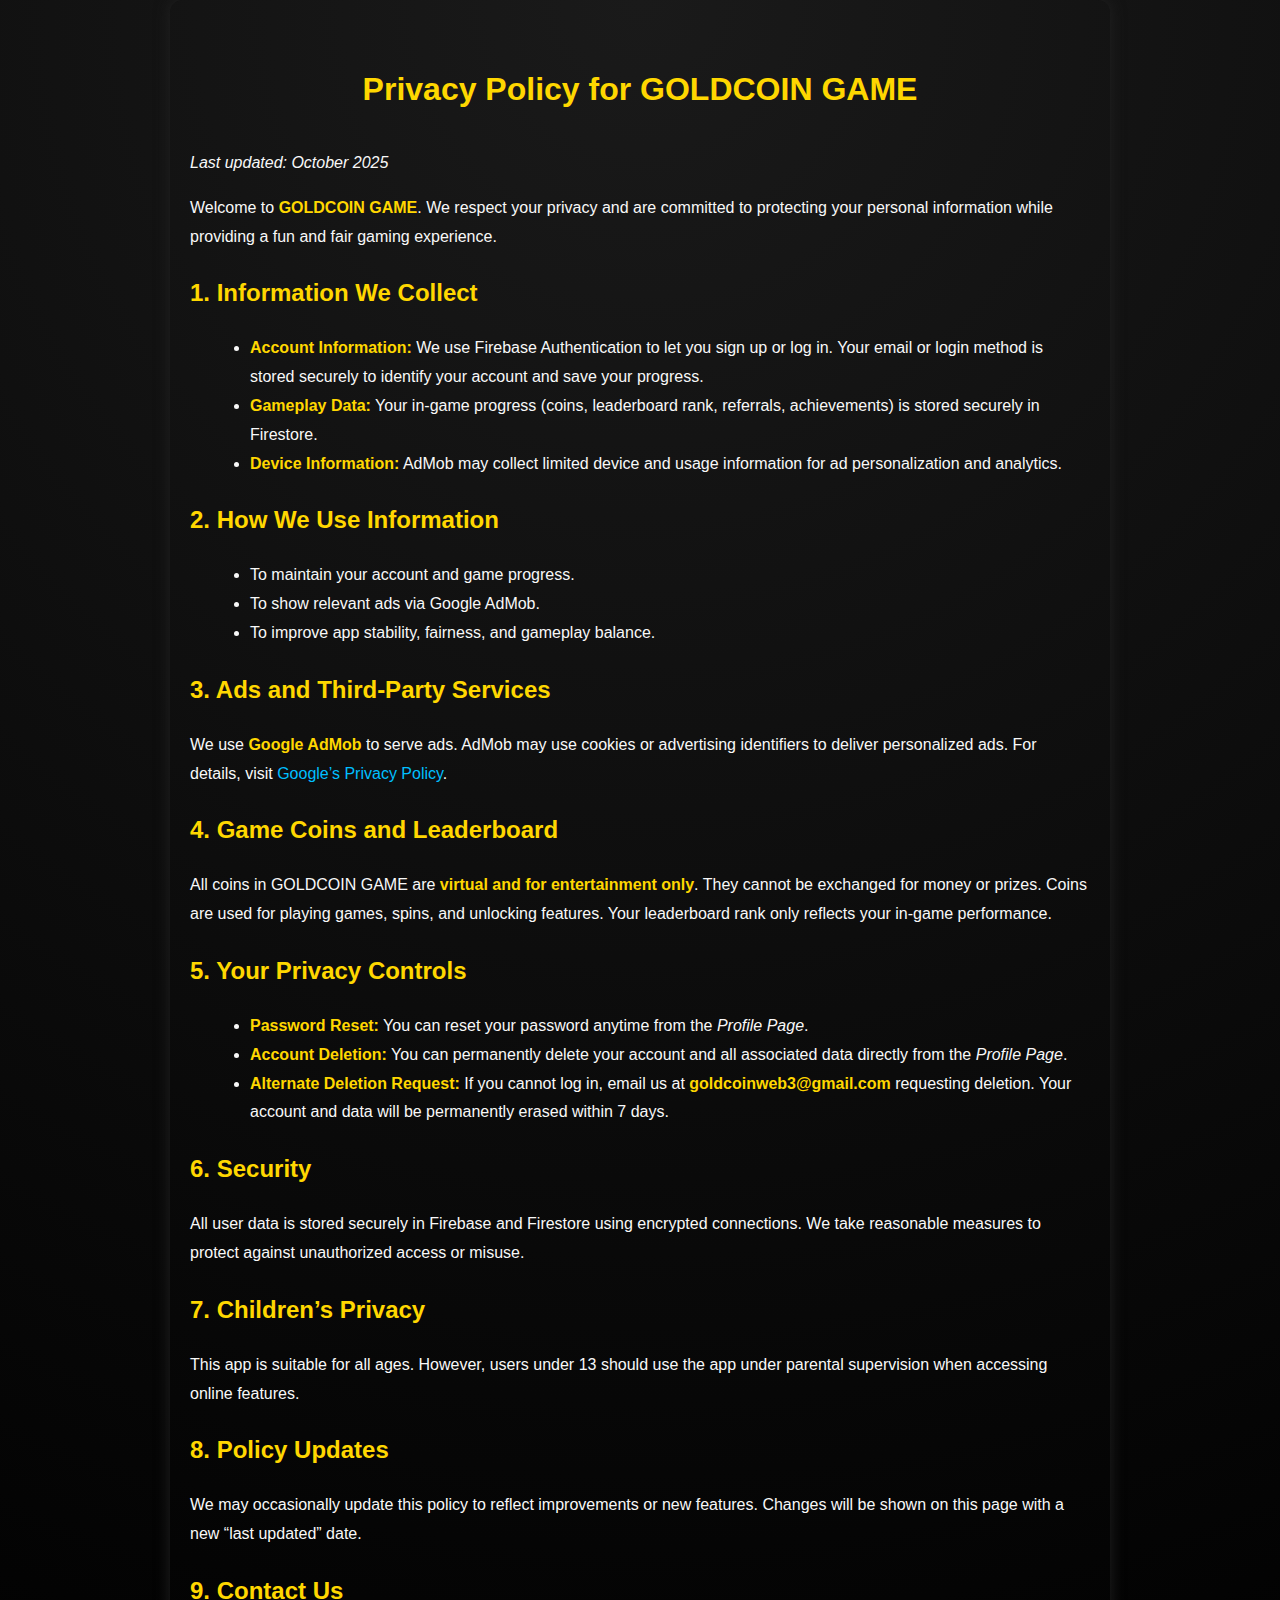
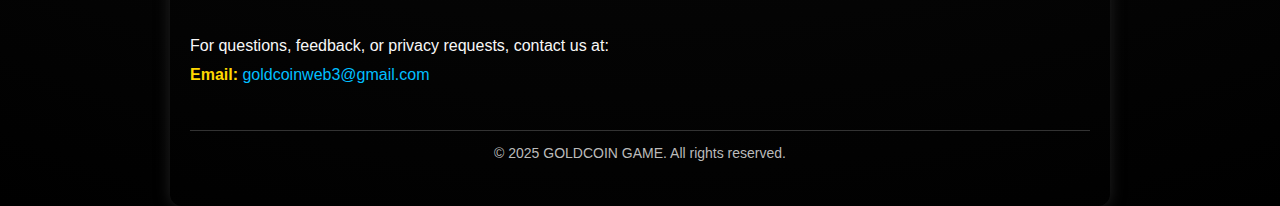
<file: public/privacypolicy.html>
<!DOCTYPE html>
<html lang="en">
<head>
  <meta charset="UTF-8">
  <meta name="viewport" content="width=device-width, initial-scale=1.0">
  <title>Privacy Policy - GOLDCOIN GAME</title>
  <style>
    body {
      font-family: 'Segoe UI', Arial, sans-serif;
      background: radial-gradient(circle at top, #1a1a1a, #000);
      color: #f8f8f8;
      padding: 40px 20px;
      line-height: 1.8;
      max-width: 900px;
      margin: auto;
      box-shadow: 0 0 15px #222;
      border-radius: 12px;
    }
    h1, h2 {
      color: #FFD700;
      text-align: left;
    }
    h1 {
      text-align: center;
      margin-bottom: 30px;
    }
    ul { margin-left: 20px; }
    a { color: #00BFFF; text-decoration: none; }
    a:hover { text-decoration: underline; }
    strong { color: #FFD700; }
    footer {
      text-align: center;
      margin-top: 40px;
      border-top: 1px solid #333;
      padding-top: 10px;
      color: #bbb;
      font-size: 14px;
    }
  </style>
</head>
<body>

<h1>Privacy Policy for GOLDCOIN GAME</h1>
<p><em>Last updated: October 2025</em></p>

<p>Welcome to <strong>GOLDCOIN GAME</strong>. We respect your privacy and are committed to protecting your personal information while providing a fun and fair gaming experience.</p>

<h2>1. Information We Collect</h2>
<ul>
  <li><strong>Account Information:</strong> We use Firebase Authentication to let you sign up or log in. Your email or login method is stored securely to identify your account and save your progress.</li>
  <li><strong>Gameplay Data:</strong> Your in-game progress (coins, leaderboard rank, referrals, achievements) is stored securely in Firestore.</li>
  <li><strong>Device Information:</strong> AdMob may collect limited device and usage information for ad personalization and analytics.</li>
</ul>

<h2>2. How We Use Information</h2>
<ul>
  <li>To maintain your account and game progress.</li>
  <li>To show relevant ads via Google AdMob.</li>
  <li>To improve app stability, fairness, and gameplay balance.</li>
</ul>

<h2>3. Ads and Third-Party Services</h2>
<p>We use <strong>Google AdMob</strong> to serve ads. AdMob may use cookies or advertising identifiers to deliver personalized ads. For details, visit <a href="https://policies.google.com/privacy">Google’s Privacy Policy</a>.</p>

<h2>4. Game Coins and Leaderboard</h2>
<p>All coins in GOLDCOIN GAME are <strong>virtual and for entertainment only</strong>. They cannot be exchanged for money or prizes. Coins are used for playing games, spins, and unlocking features. Your leaderboard rank only reflects your in-game performance.</p>

<h2>5. Your Privacy Controls</h2>
<ul>
  <li><strong>Password Reset:</strong> You can reset your password anytime from the <em>Profile Page</em>.</li>
  <li><strong>Account Deletion:</strong> You can permanently delete your account and all associated data directly from the <em>Profile Page</em>.</li>
  <li><strong>Alternate Deletion Request:</strong> If you cannot log in, email us at <strong>goldcoinweb3@gmail.com</strong> requesting deletion. Your account and data will be permanently erased within 7 days.</li>
</ul>

<h2>6. Security</h2>
<p>All user data is stored securely in Firebase and Firestore using encrypted connections. We take reasonable measures to protect against unauthorized access or misuse.</p>

<h2>7. Children’s Privacy</h2>
<p>This app is suitable for all ages. However, users under 13 should use the app under parental supervision when accessing online features.</p>

<h2>8. Policy Updates</h2>
<p>We may occasionally update this policy to reflect improvements or new features. Changes will be shown on this page with a new “last updated” date.</p>

<h2>9. Contact Us</h2>
<p>For questions, feedback, or privacy requests, contact us at:<br>
<strong>Email:</strong> <a href="mailto:goldcoinweb3@gmail.com">goldcoinweb3@gmail.com</a></p>

<footer>© 2025 GOLDCOIN GAME. All rights reserved.</footer>

</body>
</html>
</file>
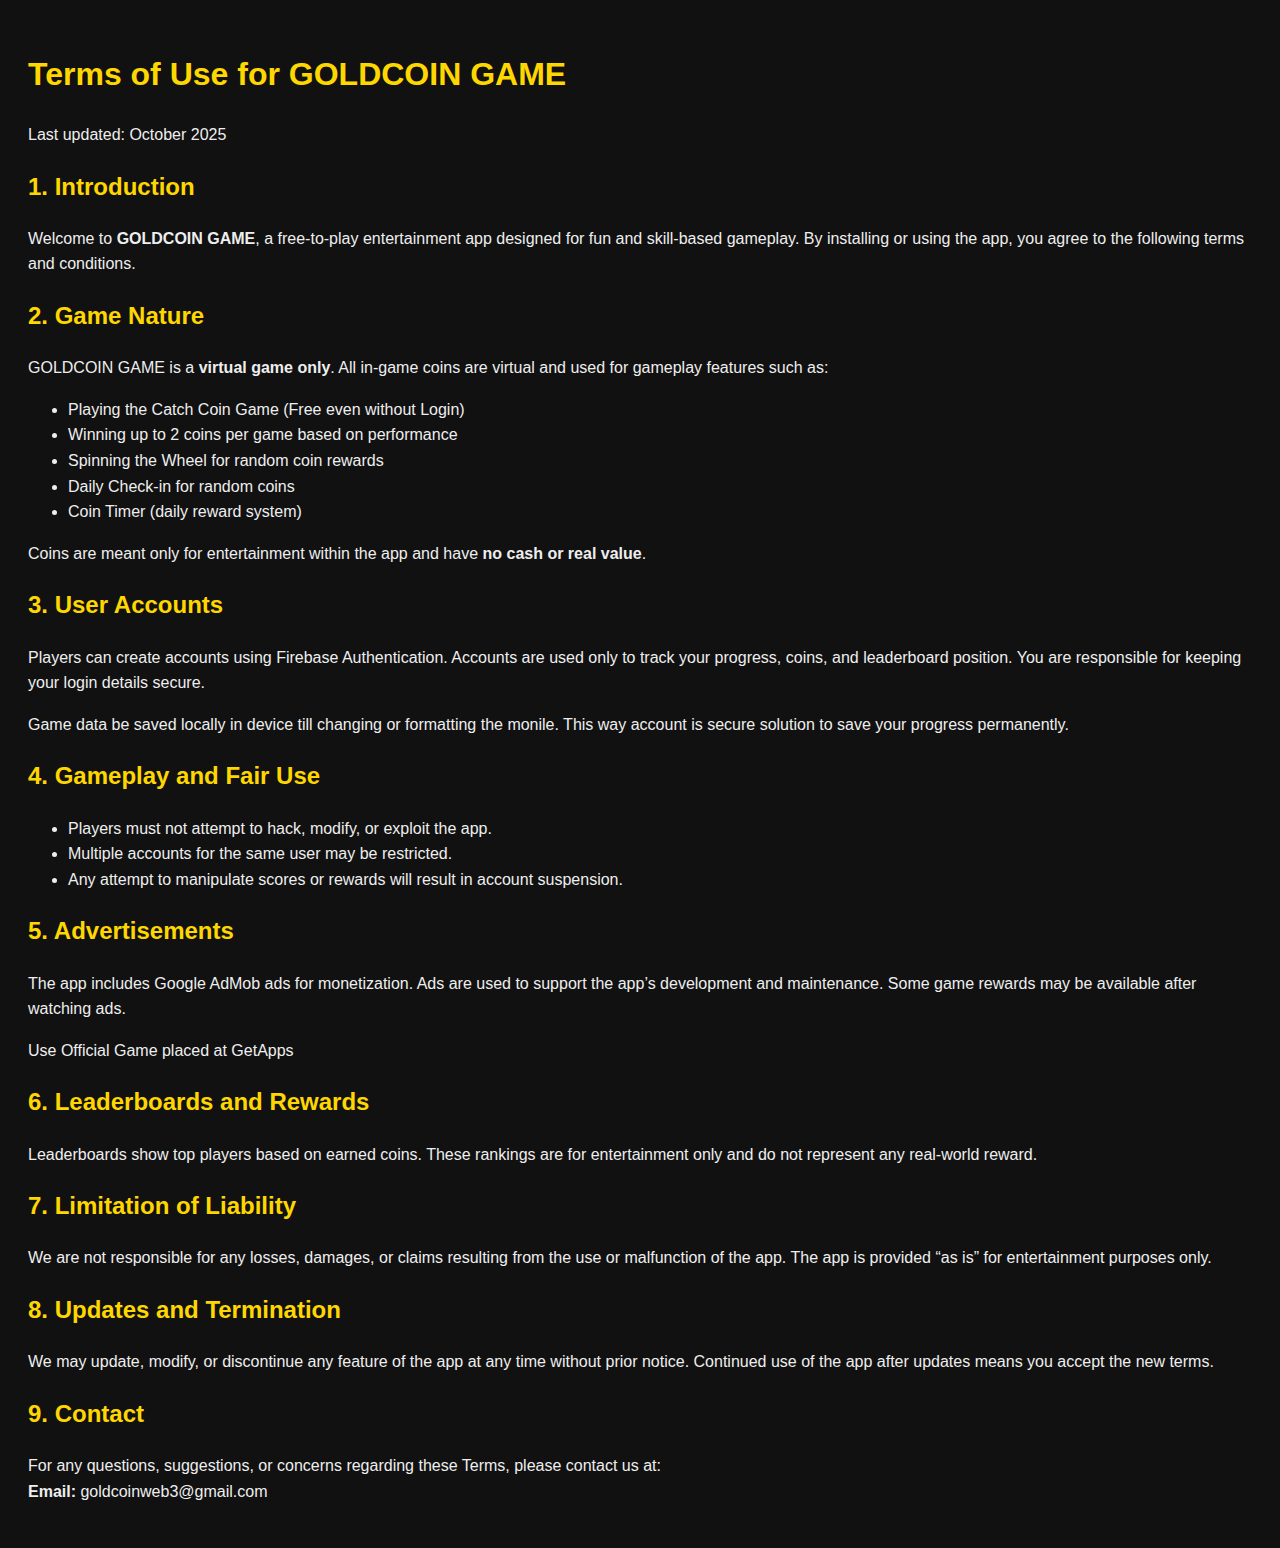
<file: public/termsofuse.html>
<!DOCTYPE html>
<html lang="en">
<head>
  <meta charset="UTF-8">
  <meta name="viewport" content="width=device-width, initial-scale=1.0">
  <title>Terms of Use - GOLDCOIN GAME</title>
  <style>
    body { font-family: Arial, sans-serif; background: #111; color: #eee; padding: 20px; line-height: 1.6; }
    h1, h2 { color: #FFD700; }
    a { color: #00BFFF; }
  </style>
</head>
<body>

<h1>Terms of Use for GOLDCOIN GAME</h1>
<p>Last updated: October 2025</p>

<h2>1. Introduction</h2>
<p>Welcome to <strong>GOLDCOIN GAME</strong>, a free-to-play entertainment app designed for fun and skill-based gameplay. By installing or using the app, you agree to the following terms and conditions.</p>

<h2>2. Game Nature</h2>
<p>GOLDCOIN GAME is a <strong>virtual game only</strong>. All in-game coins are virtual and used for gameplay features such as:</p>
<ul>
  <li>Playing the Catch Coin Game (Free even without Login)</li>
  <li>Winning up to 2 coins per game based on performance</li>
  <li>Spinning the Wheel for random coin rewards</li>
  <li>Daily Check-in for random coins</li>
  <li>Coin Timer (daily reward system)</li>
</ul>
<p>Coins are meant only for entertainment within the app and have <strong>no cash or real value</strong>.</p>

<h2>3. User Accounts</h2>
<p>Players can create accounts using Firebase Authentication. Accounts are used only to track your progress, coins, and leaderboard position. You are responsible for keeping your login details secure.</p>
<p>Game data be saved locally in device till changing or formatting the monile. This way account is secure solution to save your progress permanently.</p>
  
<h2>4. Gameplay and Fair Use</h2>
<ul>
  <li>Players must not attempt to hack, modify, or exploit the app.</li>
  <li>Multiple accounts for the same user may be restricted.</li>
  <li>Any attempt to manipulate scores or rewards will result in account suspension.</li>
</ul>

<h2>5. Advertisements</h2>
<p>The app includes Google AdMob ads for monetization. Ads are used to support the app’s development and maintenance. Some game rewards may be available after watching ads.</p>
<p>Use Official Game placed at GetApps </p>
  
<h2>6. Leaderboards and Rewards</h2>
<p>Leaderboards show top players based on earned coins. These rankings are for entertainment only and do not represent any real-world reward.</p>

<h2>7. Limitation of Liability</h2>
<p>We are not responsible for any losses, damages, or claims resulting from the use or malfunction of the app. The app is provided “as is” for entertainment purposes only.</p>

<h2>8. Updates and Termination</h2>
<p>We may update, modify, or discontinue any feature of the app at any time without prior notice. Continued use of the app after updates means you accept the new terms.</p>

<h2>9. Contact</h2>
<p>For any questions, suggestions, or concerns regarding these Terms, please contact us at:<br>
<strong>Email:</strong> goldcoinweb3@gmail.com</p>

</body>
</html>
</file>
